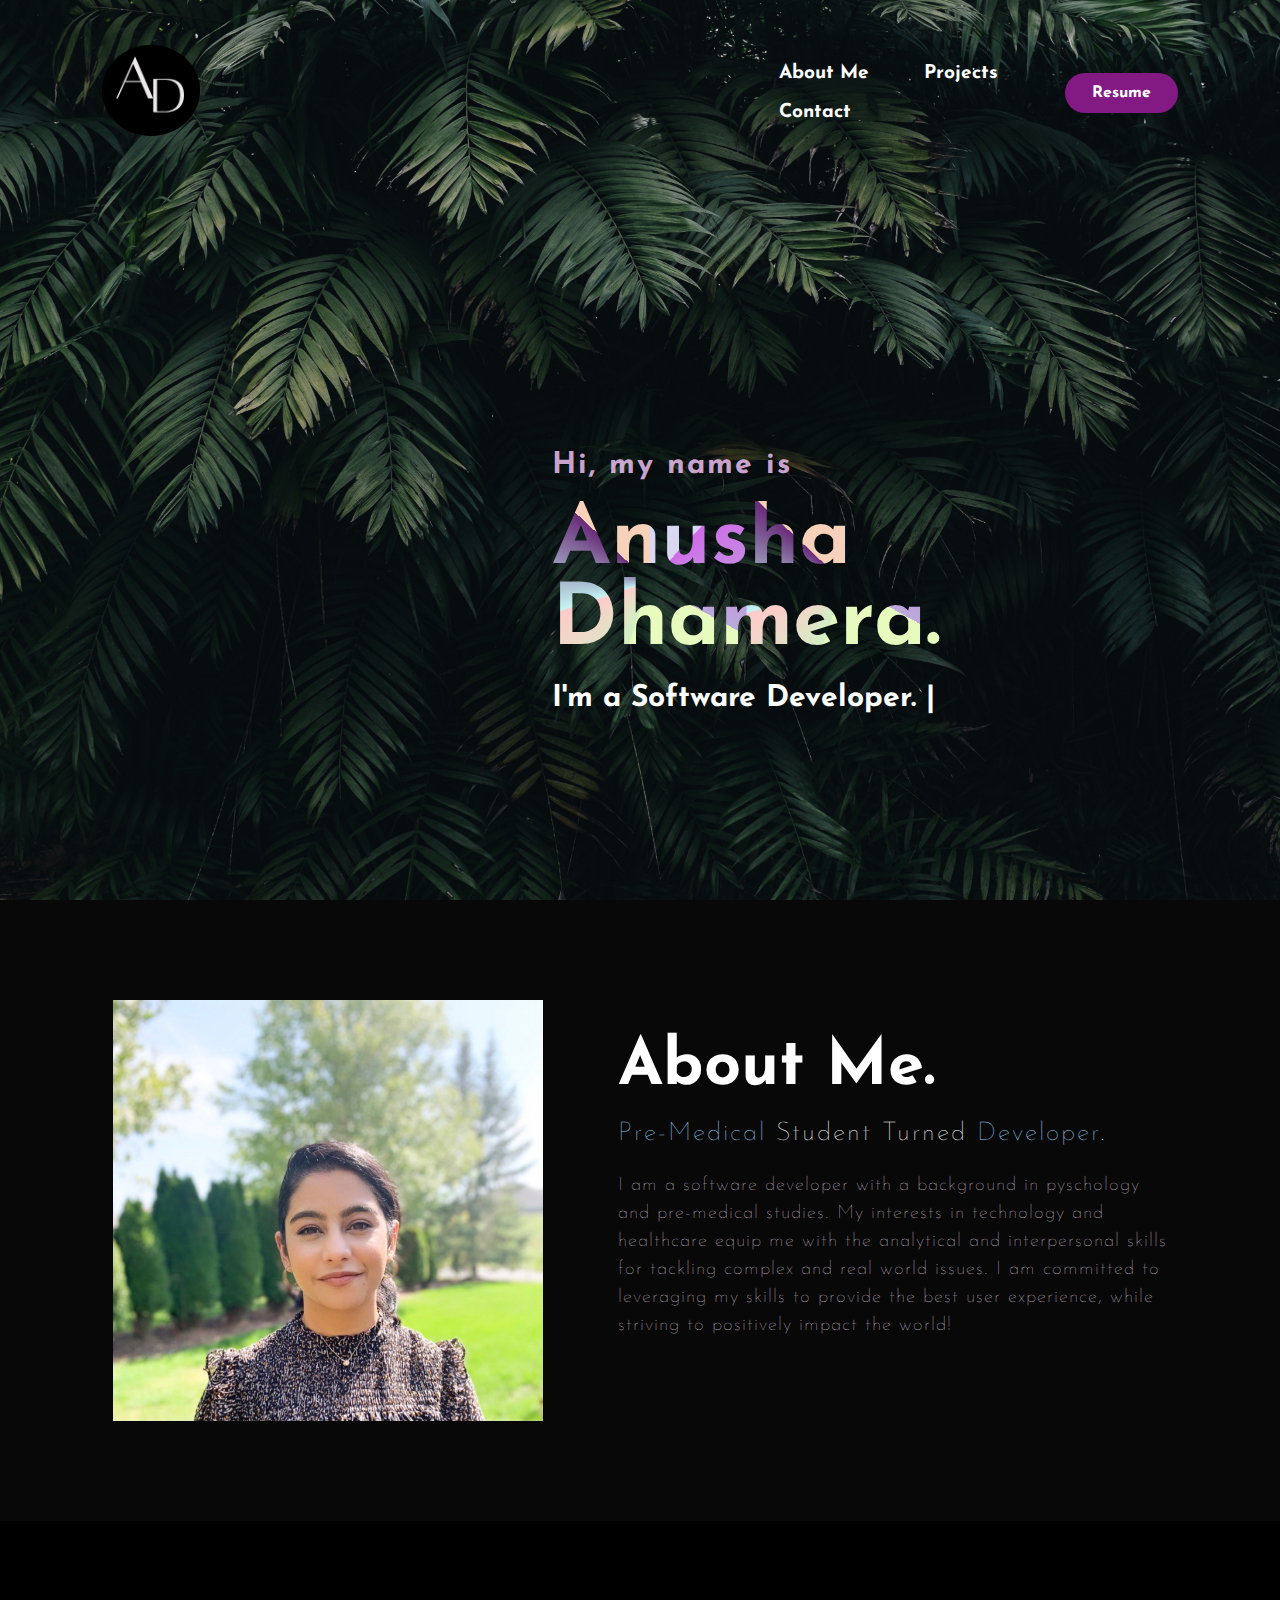
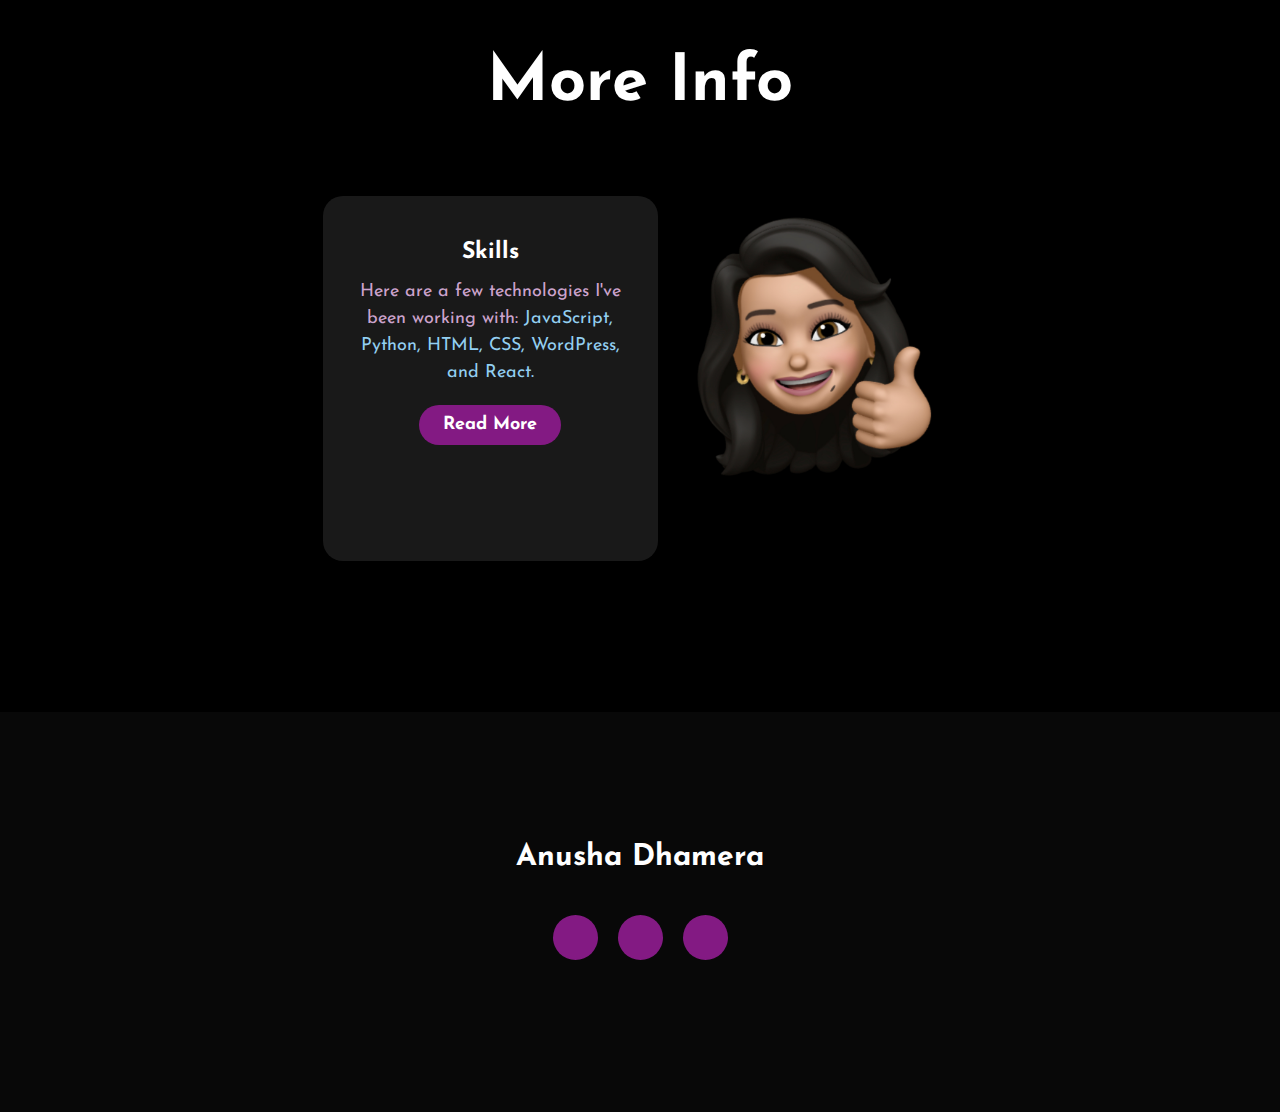
<file: index.html>
<!DOCTYPE html>
<html lang="en">
<head>
    <meta charset="UTF-8">
    <meta http-equiv="X-UA-Compatible" content="IE=edge">
    <meta name="viewport" content="width=device-width, initial-scale=1.0">
    <title>Portfolio Website</title>
    <link rel="stylesheet" href="style.css">

    <link rel="preconnect" href="https://fonts.googleapis.com">
    <link rel="preconnect" href="https://fonts.gstatic.com" crossorigin>
    <link href="https://fonts.googleapis.com/css2?family=Cutive+Mono&family=Josefin+Sans&display=swap" rel="stylesheet">

    <link rel="stylesheet" href="https://cdnjs.cloudflare.com/ajax/libs/font-awesome/6.0.0-beta3/css/all.min.css" integrity="sha512-Fo3rlrZj/k7ujTnHg4CGR2D7kSs0v4LLanw2qksYuRlEzO+tcaEPQogQ0KaoGN26/zrn20ImR1DfuLWnOo7aBA==" crossorigin="anonymous" referrerpolicy="no-referrer" />
</head>
<body>
    <!-- plant Section-->
    <div class="plant">
        <nav>
            <div class="logo"><a href ="logo"><img src ="ad.png"></a>
            </div>
            <!-- <h2 class="logo">Anu<span>sha</span></h2> -->
            <ul>
                <li><a href="index.html">About Me</a></li>
                <li><a href="projects.html">Projects</a></li>
                <li><a href="contact.html">Contact</a></li>
            </ul>
            <a href="#" class="btn">Resume</a>
        </nav>
        <div class="me">
            <h4>Hi, my name is </h4>
            <h1 class="gradient-text">Anusha Dhamera.</h1>
            <h3>I'm a Software Developer. |</h3>
    
        </div>
    </div>
<!--About me-->
<section class="about">
    <div class="main">
        <img src="anusha.jpeg" class="anusha">
        <div class="about-text">
            <h2>About Me.</h2>
            <h5><span>Pre-medical</span> student turned <span class="two">Developer</span>.</h5>
            <p>I am a software developer with a background in pyschology and pre-medical studies. My interests in technology and healthcare equip me with the analytical and interpersonal skills for tackling complex and real world issues. I am committed to leveraging my skills to provide the best user experience, while striving to positively impact the world!</p>
        </div>
    </div>
</section>

<!--more-->

<div class="more">
    <div class="title">
    <h2>More Info</h2>
    </div>
    <div class="box">
        <div class="card">
            <i class="fas fa-code"></i>
            <h5>Skills</h5>
            <div class="info">
                <p> Here are a few technologies I've been working with: <span>JavaScript, Python, HTML, CSS, WordPress, and React.</span></p>
                
                <p style="text-align: center;">
                    <a class="button" href="#">Read More</a>
                </p>
            </div>
        </div>
        <img src="me.jpeg" class="anusha">
    </div>
</div>
<!--footer-->
<footer>
    <p>Anusha Dhamera</p>
    <div class="social">
        <a href="#"><i class="fab fa-linkedin"></i></a>
        <a href="#"><i class="fab fa-facebook-square"></i></a>
        <a href="#"><i class="fab fa-instagram"></i></a>
    </div>
</footer>
    
</body>
</html>
</file>
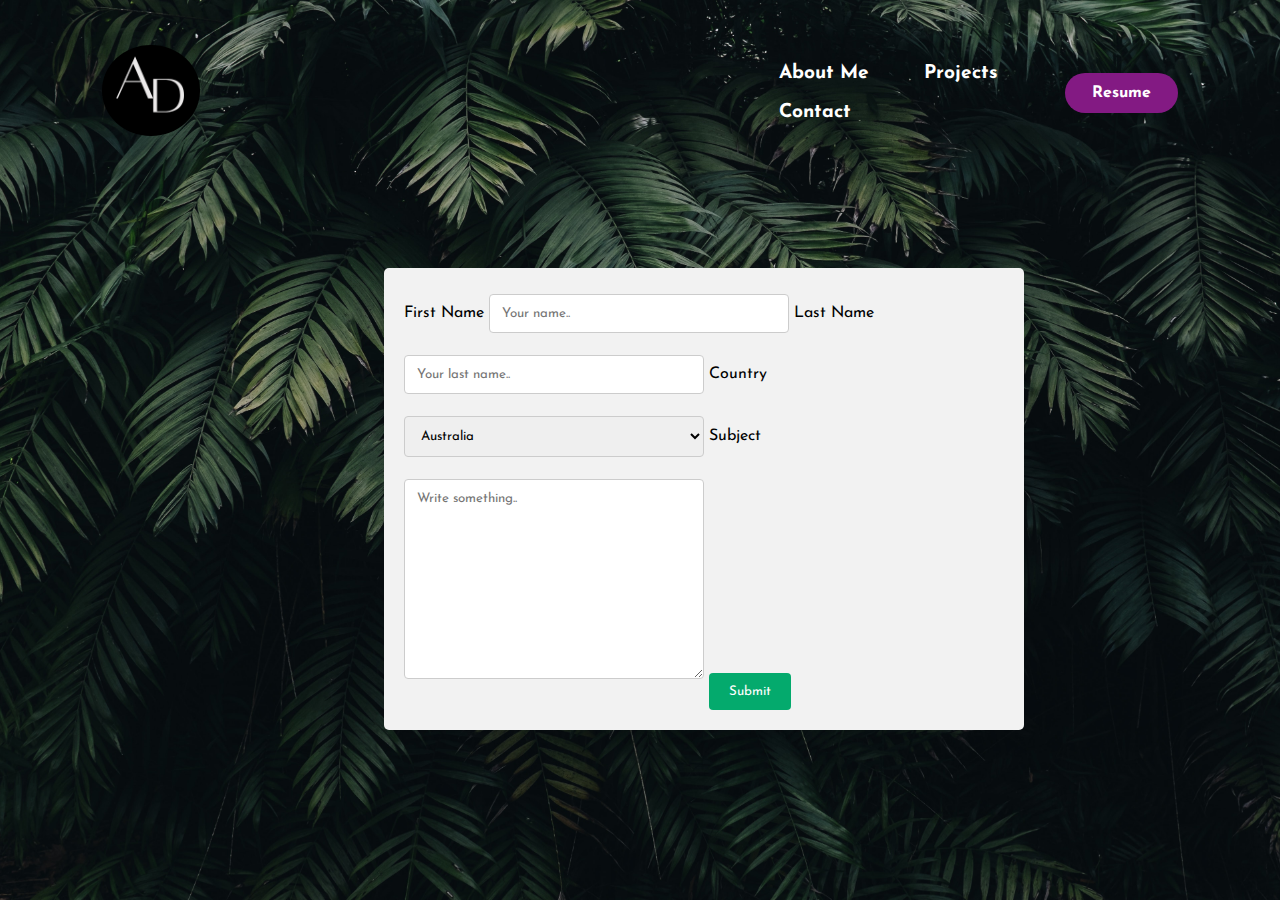
<file: contact.html>
<!DOCTYPE html>
<html lang="en">
<head>
    <meta charset="UTF-8">
    <meta http-equiv="X-UA-Compatible" content="IE=edge">
    <meta name="viewport" content="width=device-width, initial-scale=1.0">
    <title>Portfolio Website</title>
    <link rel="stylesheet" href="style.css">

    <link rel="preconnect" href="https://fonts.googleapis.com">
    <link rel="preconnect" href="https://fonts.gstatic.com" crossorigin>
    <link href="https://fonts.googleapis.com/css2?family=Cutive+Mono&family=Josefin+Sans&display=swap" rel="stylesheet">

    <link rel="stylesheet" href="https://cdnjs.cloudflare.com/ajax/libs/font-awesome/6.0.0-beta3/css/all.min.css" integrity="sha512-Fo3rlrZj/k7ujTnHg4CGR2D7kSs0v4LLanw2qksYuRlEzO+tcaEPQogQ0KaoGN26/zrn20ImR1DfuLWnOo7aBA==" crossorigin="anonymous" referrerpolicy="no-referrer" />
</head>
<body>
    <!-- plant Section-->
    <div class="plant">
        <nav>
            <div class="logo"><a href ="logo"><img src ="ad.png"></a>
            </div>
            <!-- <h2 class="logo">Anu<span>sha</span></h2> -->
            <ul>
                <li><a href="index.html">About Me</a></li>
                <li><a href="projects.html">Projects</a></li>
                <li><a href="contact.html">Contact</a></li>
            </ul>
            <a href="#" class="btn">Resume</a>
        </nav>
        <div class="container">
            <form action="action_page.php">
          
              <label for="fname">First Name</label>
              <input type="text" id="fname" name="firstname" placeholder="Your name..">
          
              <label for="lname">Last Name</label>
              <input type="text" id="lname" name="lastname" placeholder="Your last name..">
          
              <label for="country">Country</label>
              <select id="country" name="country">
                <option value="australia">Australia</option>
                <option value="canada">Canada</option>
                <option value="usa">USA</option>
              </select>
          
              <label for="subject">Subject</label>
              <textarea id="subject" name="subject" placeholder="Write something.." style="height:200px"></textarea>
          
              <input type="submit" value="Submit">
          
            </form>
          </div>
    </body>
    </html>
</file>
<file: style.css>
* {
    padding: 0;
    margin: 0;
    font-family: 'Josefin Sans', sans-serif;
    box-sizing: border-box;
}

.plant {
    height: 100vh;
    width: 100%;
    background-image: url("green.jpeg");
    background-size: cover;
    background-position: center;
}

nav{
    display: flex;
    align-items: center;
    justify-content: space-between;
    padding-top: 45px;
    padding-left: 8%;
    padding-right: 8%;

}

/* .logo{
    color: white;
    font-size: 35px;
    letter-spacing: 10px;
    cursor: pointer;
} */

/* span{
    color: #f9004d;
} */

nav ul li{
    list-style-type: none;
    display: inline-block;
    padding: 10px 25px;

}

nav ul li a{
    color: white;
    text-decoration: none;
    font-weight: bold;
    font-size: larger;
    text-transform: capitalize;
}

nav ul li a:hover{
    color: #831a83;
    transition: .4s;

}

.btn{
    background-color: #831a83;
    color: white;
    text-decoration: none;
    border: 2px solid transparent;
    font-weight: bold;
    padding: 10px 25px;
    border-radius: 30px;
    transition: transform .4s;
}

.btn:hover{
    transform: scale(1.2);
}

.me{
    position: absolute;
    top: 50%;
    left: 8%;
    /* transform: translate(-50%); */

}


h3{
    color: white;
    font-size: 30px;
    margin-bottom: 50px;
    margin-left: 450px;
    
}

h4{
    color: #fcfc;
    letter-spacing: 2px;
    font-size: 30px;
    margin-left: 450px;
}

.about{
    width: 100%;
    padding: 100px 0px;
    background-color: #080808;

}

.about img{
    height: auto;
    width: 430px;
}

.about-text{
    width: 550px;
}

.main {
    width: 1130px;
    max-width: 95%;
    margin: 0 auto;
    display: flex;
    align-items: center;
    justify-content: space-around;
}

.about-text h2{
    color: white;
    font-size: 65px;
    text-transform: capitalize;
    margin-bottom: 20px;
}

.about-text h5{
    color: white;
    letter-spacing: 2px;
    font-size: 26px;
    margin-bottom: 25px;
    text-transform: capitalize;
    font-weight: 100;
}

.about-text p{
    color: rgba(248, 227, 248, 0.8);
    letter-spacing: 1px;
    line-height: 28px;
    font-size: 19px;
    margin-bottom: 45px;
    font-weight: 100;
}

.more{
    background: #000000;
    width: 100%;
    padding: 100px 0px;
}

.title h2{
    color: white;
    font-size: 65px;
    width: 1130px;
    margin: 30px auto;
    text-align: center;
}

.box{
    display: flex;
    justify-content: center;
    align-items: center;
    min-height: 400px;
}

.card{
    height: 365px;
    width: 335px;
    padding: 20px 35px;
    background: #191919;
    border-radius: 20px;
    margin: 15px;
    position: relative;
    overflow: hidden;
    text-align: center;
}

.card i{
    font-size: 50px;
    display: block;
    text-align: center;
    margin: 25px 0px;
    color: #831a83;
}

h5{
    color: white;
    font-size: 23px;
    margin-bottom: 15px;

}

.info p{
    color: #fcfc;
    font-size: 18px;
    line-height: 27px;
    margin-bottom: 25px;
}

.card .button{
    background-color: #831a83;
    color: white;
    text-decoration: none;
    border: 2px solid transparent;
    font-weight: bold;
    padding: 9px 22px;
    border-radius: 30px;
    transition: .4s;
}

.logo img{
    height: 15%;
    width: 15%;
    border-radius: 50%;

}

span{
    color: rgb(147, 207, 241);
}



@import url('https://fonts.googleapis.com/css2?family=Poppins:wght@500&display=swap');

/* * {
  margin: 0;
  padding: 0;
}

body {
  height: 100vh;
  width: 100vw;
  background-color: #FBF8F1;
  
  display: flex;
  align-items: center;
  justify-content: center;
} */

h1 {
  font-family: 'Josefin Sans', sans-serif;
  /* font-size: 20vmin; */
  line-height: 9vmin;
  margin: 20px 450px 20px;
  font-size: 85px;
  position:relative;
}

.gradient-text {
  color: transparent;
  background: conic-gradient(
    #D9D7F1 12%, 
    #d06be9 12%, #BAABDA 33%, 
    #E7FBBE 33%, #E7FBBE 55%, 
    #d1f0c3 55%, #FFCBCB 70%, 
    rgb(196, 245, 242) 70%, rgb(105, 44, 121) 87%, 
    #F7D1BA 87%);
  background-size: 50%;
  background-clip: text;  
  -webkit-background-clip: text;

  animation: expand-rev 0.5s ease forwards;

  cursor: pointer;
}

.gradient-text:hover {
  animation: expand 0.5s ease forwards;
}

@keyframes expand {
  0% {
    background-size: 50%;
    background-position: 0 0;
  }
  20% {
    background-size: 55%;
    background-position: 0 1em;
  }
  100% {
    background-size: 325%;
    background-position: -10em -4em;
  }
}

@keyframes expand-rev {
  0% {
    background-size: 325%;
    background-position: -10em -4em;
  }
  20% {
    background-size: 55%;
    background-position: 0 1em;
  }
  100% {
    background-size: 50%;
    background-position: 0 0;
  }
}

.anusha{
    height: auto;
    width: 300px;
}

footer{
    position: relative;
    width: 100%;
    height: 400px;
    background: #080808;
    display: flex;
    flex-direction: column;
    align-items: center;
    justify-content: center;

}

footer p:nth-child(1){
    font-size: 30px;
    color: white;
    margin-bottom: 20px;
    font-weight: bold;
}
footer p:nth-child(2){
    color: white;
    font-size: 17px;
    width: 500px;
    text-align: center;
    line-height: 26px;
}
.social{
    display: flex;
}

.social a{
    width: 45px;
    height: 45px;
    display: flex;
    align-items: center;
    justify-content: center;
    background: #831a83;
    border-radius: 50%;
    margin: 22px 10px;
    color: white;
    text-decoration: none;
}
/* Style inputs with type="text", select elements and textareas */
input[type=text], select, textarea {
    width: 50%; /* Full width */
    padding: 12px; /* Some padding */ 
    border: 1px solid #ccc; /* Gray border */
    border-radius: 4px; /* Rounded borders */
    box-sizing: border-box; /* Make sure that padding and width stays in place */
    margin-top: 6px; /* Add a top margin */
    margin-bottom: 16px; /* Bottom margin */
    resize: vertical /* Allow the user to vertically resize the textarea (not horizontally) */
  }
  
  /* Style the submit button with a specific background color etc */
  input[type=submit] {
    background-color: #04AA6D;
    color: white;
    padding: 12px 20px;
    border: none;
    border-radius: 4px;
    cursor: pointer;
  }
  
  /* When moving the mouse over the submit button, add a darker green color */
  input[type=submit]:hover {
    background-color: #45a049;
  }
  
  /* Add a background color and some padding around the form */
  .container {
    border-radius: 5px;
    background-color: #f2f2f2;
    padding: 20px;
    width: 50%;
    margin-left: 30%;
    margin-top: 10%;
  }
</file>
